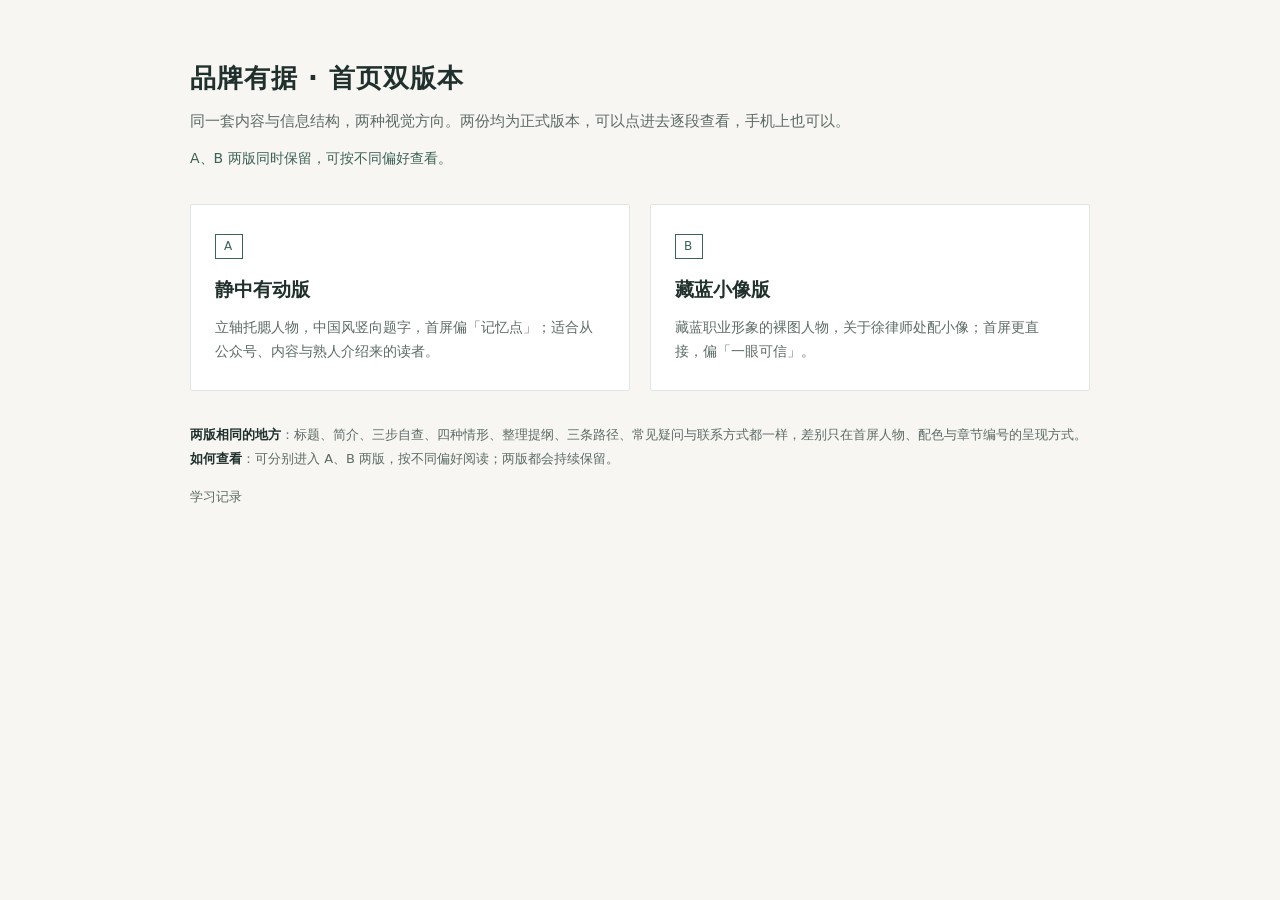
<file: index.html>
<!doctype html>
<html lang="zh-CN">
<head>
<meta charset="utf-8"><meta name="viewport" content="width=device-width,initial-scale=1">
<title>品牌有据 · 首页双版本</title>
<meta name="description" content="品牌有据网站首页的两个正式版本，可按不同偏好查看。">
<style>
:root{--ink:#20302c;--soft:#5d6b66;--line:#e2e6e2;--accent:#3d6257}
*{box-sizing:border-box}
body{margin:0;padding:56px 24px;font-family:"PingFang SC","Microsoft YaHei",system-ui,sans-serif;background:#f7f6f2;color:var(--ink);line-height:1.75}
.wrap{max-width:900px;margin:0 auto}
h1{font-size:26px;margin:0 0 6px;letter-spacing:1px}
p.lead{margin:0 0 12px;color:var(--soft);font-size:15px}
p.ask{margin:0 0 34px;font-size:14px;color:var(--accent)}
.grid{display:grid;grid-template-columns:repeat(auto-fit,minmax(300px,1fr));gap:20px}
a.card{display:block;padding:26px 24px;background:#fff;border:1px solid var(--line);border-radius:2px;text-decoration:none;color:inherit;transition:border-color .2s,box-shadow .2s}
a.card:hover{border-color:var(--accent);box-shadow:0 8px 24px rgba(32,48,44,.08)}
.card .tag{display:inline-block;font-size:12px;letter-spacing:2px;color:var(--accent);border:1px solid currentColor;padding:1px 8px;margin-bottom:14px}
.card strong{display:block;font-size:19px;margin-bottom:8px}
.card span.desc{display:block;font-size:14px;color:var(--soft)}
.note{margin-top:32px;font-size:13px;color:var(--soft);line-height:1.9}
.note b{color:var(--ink);font-weight:600}
.log{margin:14px 0 0;font-size:13px}
.log a{color:var(--soft);text-decoration:none}
.log a:hover{color:var(--accent);text-decoration:underline}
</style>
</head>
<body>
<div class="wrap">
<h1>品牌有据 · 首页双版本</h1>
<p class="lead">同一套内容与信息结构，两种视觉方向。两份均为正式版本，可以点进去逐段查看，手机上也可以。</p>
<p class="ask">A、B 两版同时保留，可按不同偏好查看。</p>
<div class="grid">
  <a class="card" href="a/"><span class="tag">A</span><strong>静中有动版</strong><span class="desc">立轴托腮人物，中国风竖向题字，首屏偏「记忆点」；适合从公众号、内容与熟人介绍来的读者。</span></a>
  <a class="card" href="b/"><span class="tag">B</span><strong>藏蓝小像版</strong><span class="desc">藏蓝职业形象的裸图人物，关于徐律师处配小像；首屏更直接，偏「一眼可信」。</span></a>
</div>
<p class="note">
  <b>两版相同的地方</b>：标题、简介、三步自查、四种情形、整理提纲、三条路径、常见疑问与联系方式都一样，差别只在首屏人物、配色与章节编号的呈现方式。<br>
  <b>如何查看</b>：可分别进入 A、B 两版，按不同偏好阅读；两版都会持续保留。
</p>
<p class="log"><a href="log/">学习记录</a></p>
</div>
</body>
</html>
</file>
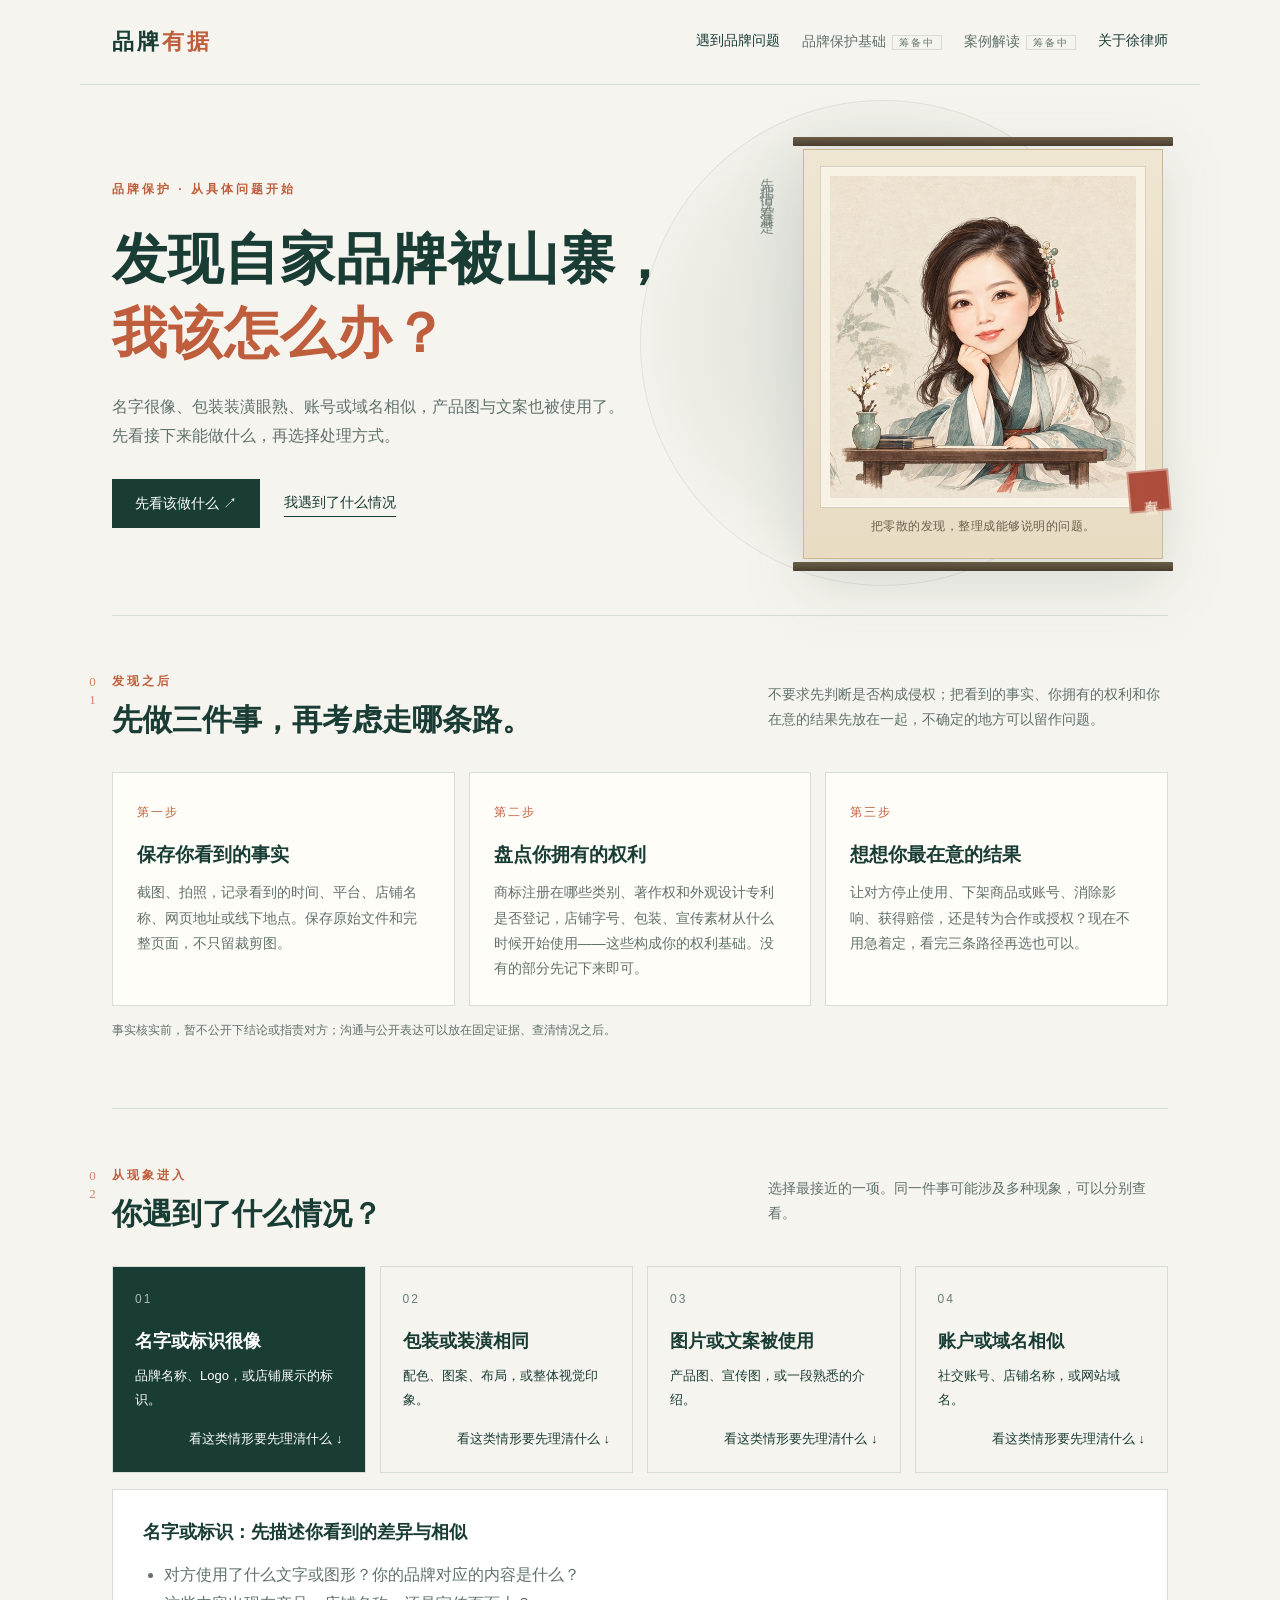
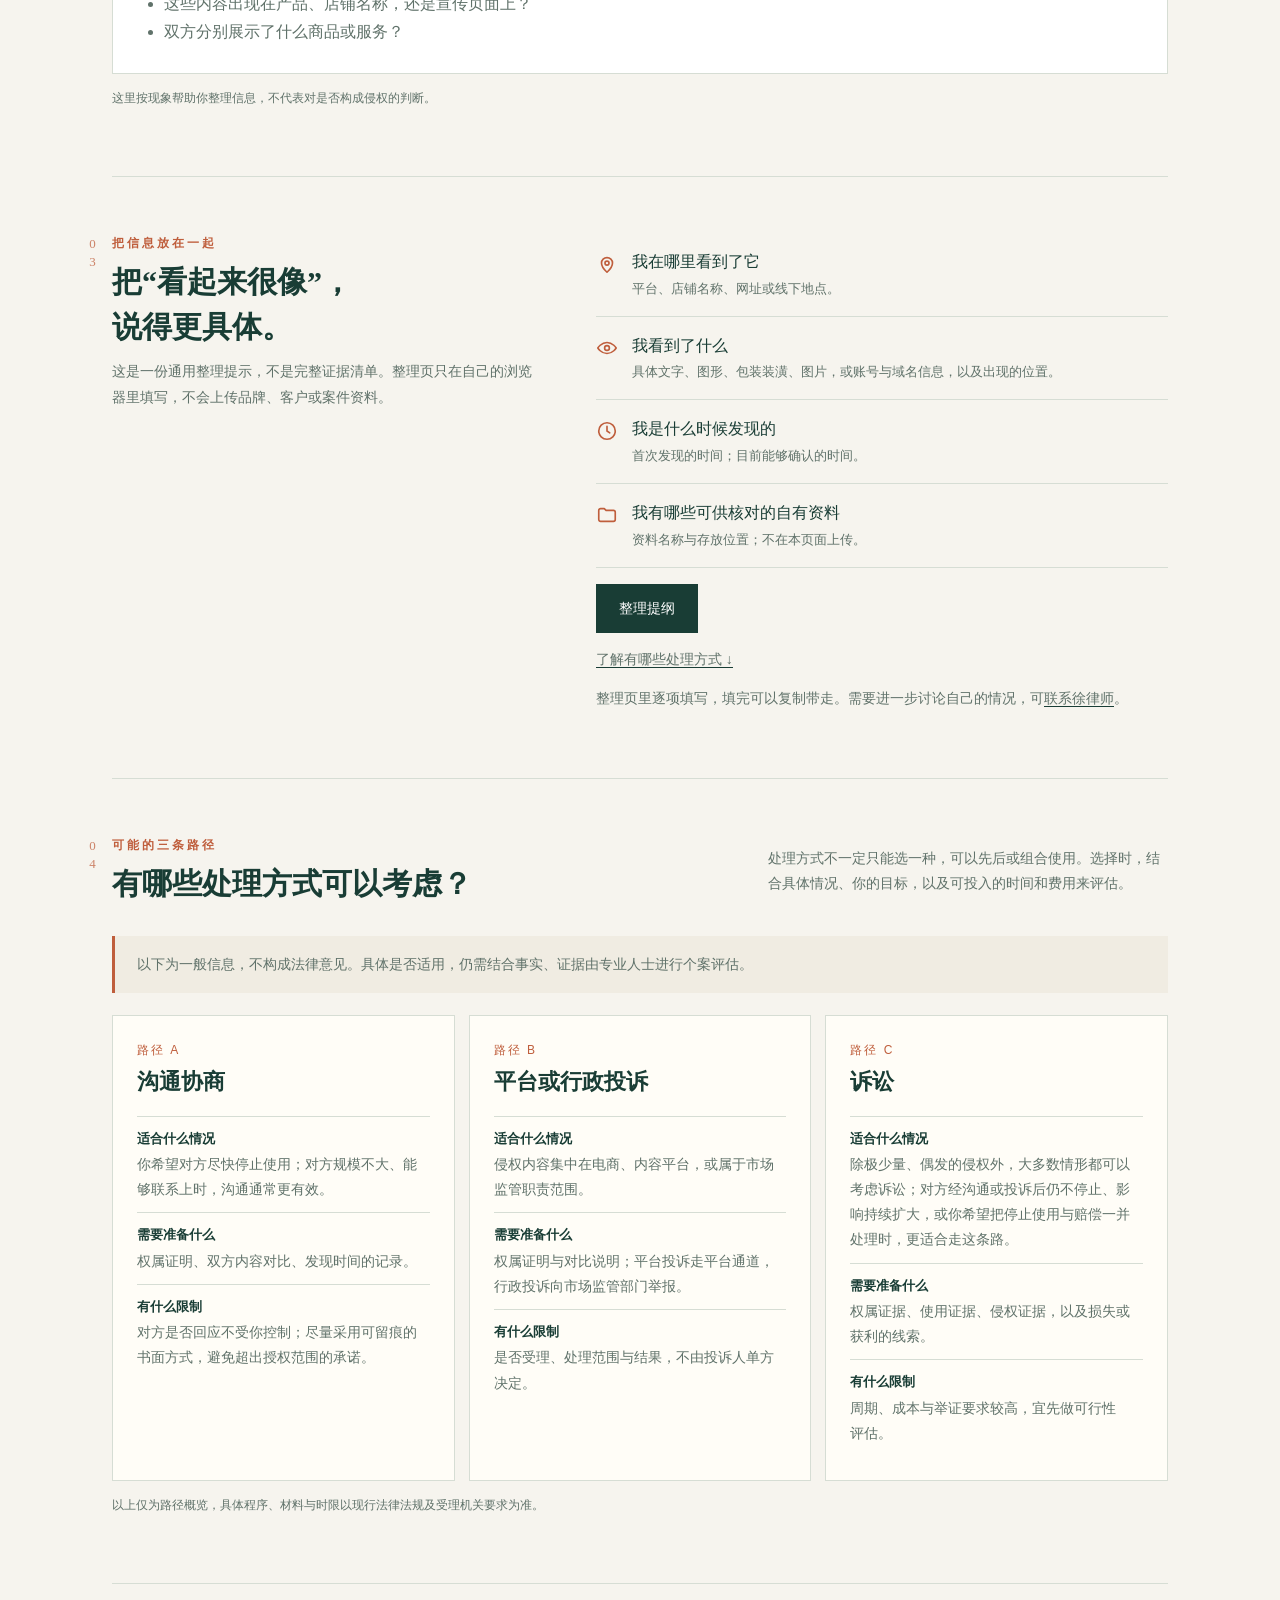
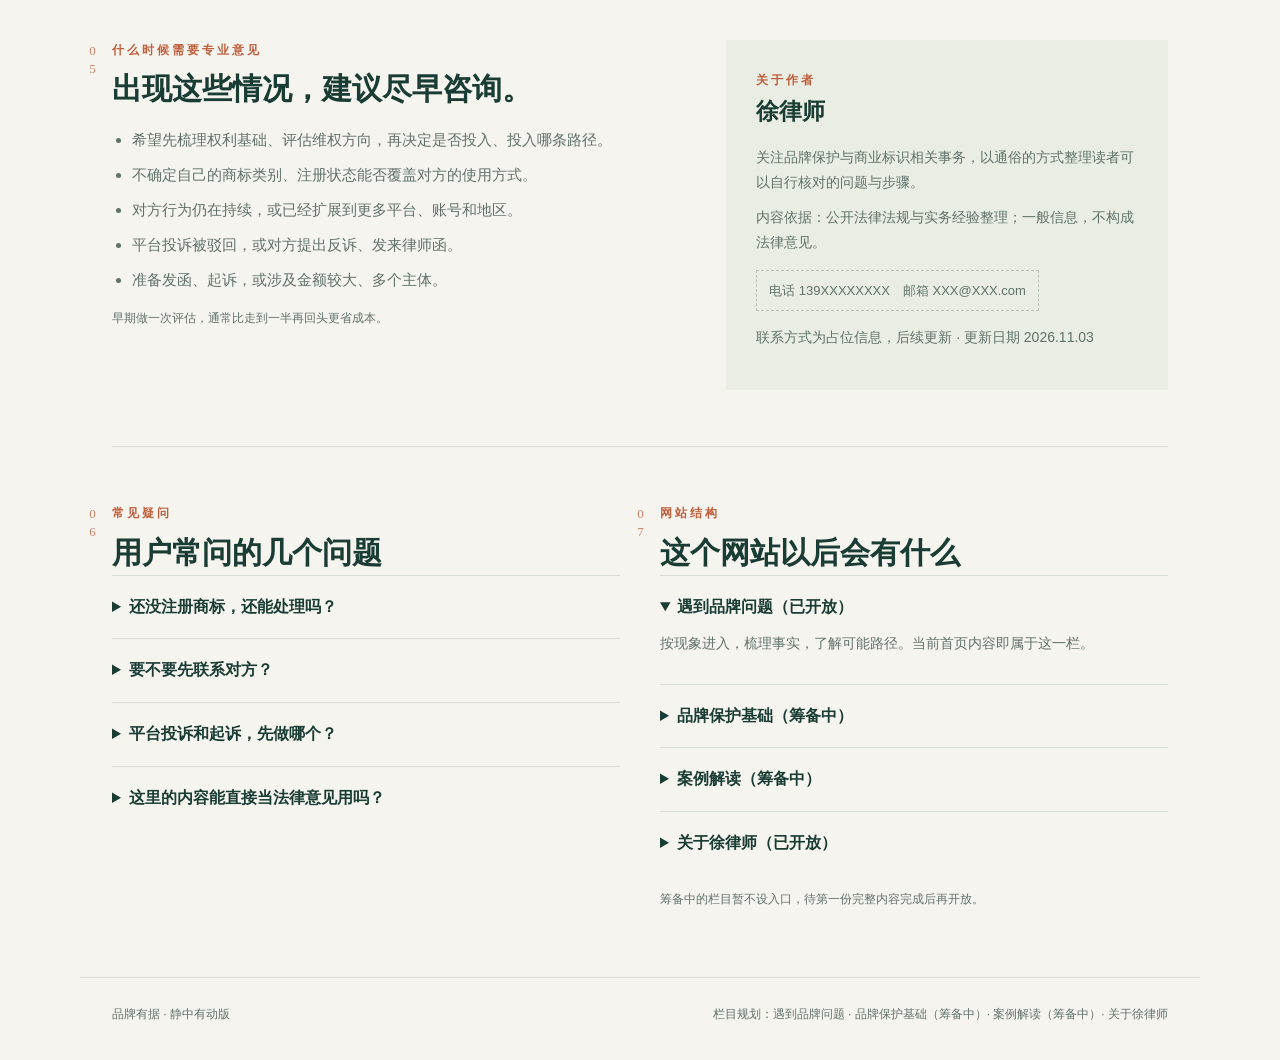
<file: a/index.html>
<!doctype html>
<html lang="zh-CN">
<head>
<meta charset="utf-8"><meta name="viewport" content="width=device-width,initial-scale=1">
<title>品牌有据 · 静中有动版</title>
<meta name="description" content="发现品牌疑似被模仿后，先固定事实、查清权利基础，再了解沟通、投诉与诉讼三条路径，以及何时需要专业意见。">
<link rel="stylesheet" href="../assets/style.css">
<style>
.hero{position:relative}
.hero::after{content:"";position:absolute;right:4%;top:3%;width:min(46%,540px);aspect-ratio:1;border-radius:50%;background:radial-gradient(circle at 50% 48%,rgba(96,118,104,.18),rgba(96,118,104,.06) 58%,rgba(96,118,104,0) 74%);box-shadow:inset 0 0 0 1px rgba(96,118,104,.13);pointer-events:none}
.hero>div{position:relative;z-index:1}
.hero-figure{display:flex;align-items:flex-start;justify-content:center;gap:24px}
.vertical-motto{writing-mode:vertical-rl;font-family:'SimSun','Songti SC',serif;font-size:14px;letter-spacing:7px;color:var(--soft);opacity:.85;padding-top:18px}
.scroll{position:relative;margin:0;width:100%;max-width:360px;padding:16px 16px 22px;background:linear-gradient(180deg,#efe6d1,#e8dcc3);border:1px solid #cbb994;box-shadow:0 20px 42px rgba(25,61,53,.12)}
.scroll::before,.scroll::after{content:"";position:absolute;left:-11px;right:-11px;height:9px;background:linear-gradient(180deg,#6b5d46,#493e2f);border-radius:1px}
.scroll::before{top:-13px}
.scroll::after{bottom:-13px}
.scroll-art{padding:9px;background:#f8f2e4;border:1px solid rgba(92,74,48,.22);box-shadow:inset 0 0 0 1px rgba(255,255,255,.32)}
.scroll img{display:block;width:100%;height:auto}
.scroll figcaption{font-size:12px;color:#6a5f4c;margin-top:9px;text-align:center;line-height:1.6;letter-spacing:.5px}
.seal{position:absolute;right:-8px;bottom:46px;width:42px;height:42px;background:#a8402f;color:#f7efdf;display:flex;align-items:center;justify-content:center;writing-mode:vertical-rl;font-family:'SimSun',serif;font-size:14px;letter-spacing:2px;line-height:1;transform:rotate(-5deg);box-shadow:inset 0 0 0 2px rgba(247,239,223,.45);opacity:.92}
@media(max-width:700px){
.hero::after{display:none}
.hero-figure{gap:0}
.vertical-motto{display:none}
.scroll{max-width:250px;padding:12px 12px 18px}
.scroll::before,.scroll::after{left:-8px;right:-8px;height:7px}
.scroll::before{top:-10px}
.scroll::after{bottom:-10px}
.scroll-art{padding:7px}
.scroll figcaption{font-size:11px;margin-top:7px}
.seal{width:34px;height:34px;font-size:12px;right:-5px;bottom:38px}
}

/* 一次入场：立轴轻展 → 01 的细线拉开；之后全页静态 */
.hero-figure{filter:drop-shadow(0 18px 30px rgba(25,61,53,.12))}
.scroll{box-shadow:none;animation:unroll .95s ease-in-out both}
.vertical-motto{animation:mottoIn .45s ease-out .55s both}
@keyframes unroll{from{clip-path:inset(-20px -20px 100% -20px)}to{clip-path:inset(-20px)}}
@keyframes mottoIn{from{opacity:0;transform:translateX(6px)}to{opacity:.85;transform:none}}
#first-steps{border-top:0;position:relative}
#first-steps::before{content:"";position:absolute;left:0;right:0;top:0;height:1px;background:var(--line);transform:scaleX(1);transform-origin:left;animation:ruleDraw .55s ease-out .8s both}
@keyframes ruleDraw{from{transform:scaleX(0)}to{transform:scaleX(1)}}

/* 卷轴语言：左侧竖排编号、细化留白 */
header,main,footer{max-width:1120px}
.headcol{position:relative}
.secno{position:absolute;left:-26px;top:3px;writing-mode:vertical-rl;text-orientation:upright;font-family:'SimSun','Songti SC',serif;font-size:13px;letter-spacing:3px;line-height:1;color:var(--accent);opacity:.75}
.eyebrow-no{display:none}
.section{padding:56px 0}
.sectionhead{margin-bottom:30px}
h2{text-wrap:balance}
.path .criteria li{text-wrap:pretty}
/* 标题首行在窄桌面、宽屏与窄手机上都不折行：左栏固定约 587px */
h1{font-size:clamp(32px,4.3vw,55px)}
@media(max-width:700px){
h1{font-size:clamp(27px,8.3vw,30px)}
}
@media(max-width:700px){
.section{padding:38px 0}
.sectionhead{margin-bottom:24px}
.secno{display:none}
.eyebrow-no{display:inline}
}
@media(prefers-reduced-motion:reduce){
.scroll,.vertical-motto,#first-steps::before{animation:none}
}
@media print{
.scroll{animation:none;clip-path:none}
.vertical-motto{animation:none}
#first-steps::before{animation:none;transform:none}
}
/* B 版：保留大头 Q 版比例，以显示高度控制首屏视觉分量。 */
.professional-figure{display:none}
html[data-preview-theme="b"] .hero::after{display:none}
html[data-preview-theme="b"] .hero-figure{display:none}
html[data-preview-theme="b"] .professional-figure{display:flex;flex-direction:column;align-items:center;gap:12px;margin:0;text-align:center}
.professional-figure img{display:block;width:auto;height:350px;max-width:100%;object-fit:contain}
.professional-figure figcaption{max-width:280px;font-size:12px;line-height:1.8;color:var(--soft)}
@media(max-width:700px){
  .professional-figure img{height:230px}
  html[data-preview-theme="b"] .professional-figure{gap:8px}
  .professional-figure figcaption{font-size:11px}
}
</style>
<noscript><style>.path .needs{display:list-item!important}.pathtoggle{display:none!important}</style></noscript>
</head>
<body id="top" class="has-chapterbar">
<header>
  <a class="logo" href="#top">品牌<i>有据</i></a>
  <nav aria-label="主导航">
    <a class="nav-current" href="#situations">遇到品牌问题</a>
    <span class="navitem">品牌保护基础<span class="tag">筹备中</span></span>
    <span class="navitem">案例解读<span class="tag">筹备中</span></span>
    <a href="#about">关于徐律师</a>
  </nav>
</header>

<main>
<section class="hero">
  <div>
    <div class="eyebrow">品牌保护 · 从具体问题开始</div>
    <h1>发现自家品牌被山寨，<br><span>我该怎么办？</span></h1>
    <p class="intro">名字很像、包装装潢眼熟、账号或域名相似，产品图与文案也被使用了。<br>先看接下来能做什么，再选择处理方式。</p>
    <div class="actions">
      <a class="primary" href="#first-steps">先看该做什么 ↗</a>
      <a class="textlink" href="#situations">我遇到了什么情况</a>
    </div>
  </div>
  <div>
    <figure class="professional-figure">
      <img src="../assets/hero-character-b-glasses-q-v3-preview.webp" width="640" height="960" alt="徐律师的戴眼镜Q版形象，身穿藏蓝职业装，右手掌心向上朝标题方向作引导">
      <figcaption>把零散的发现，整理成能够说明的问题。</figcaption>
    </figure>
    <div class="hero-figure">
      <span class="vertical-motto" aria-hidden="true">先把情况看清楚</span>
      <figure class="scroll">
        <div class="scroll-art">
          <img src="../assets/hero-character-draft.jpg" width="592" height="623" alt="徐律师的Q版形象，托腮坐在书案旁">
        </div>
        <span class="seal" aria-hidden="true">有据</span>
        <figcaption>把零散的发现，整理成能够说明的问题。</figcaption>
      </figure>
    </div>
  </div>
</section>

<nav class="mobilejump" aria-label="页面章节">
  <a href="#first-steps">先做什么</a>
  <a href="#situations">遇到什么</a>
  <a href="#checklist">整理提纲</a>
  <a href="#paths">处理方式</a>
  <a href="#about">联系徐律</a>
</nav>

<section class="section" id="first-steps">
  <div class="sectionhead">
    <div class="headcol"><span class="secno" aria-hidden="true">01</span><div class="eyebrow"><span class="eyebrow-no">01 / </span>发现之后</div><h2>先做三件事，再考虑走哪条路。</h2></div>
    <p>不要求先判断是否构成侵权；把看到的事实、你拥有的权利和你在意的结果先放在一起，不确定的地方可以留作问题。</p>
  </div>
  <div class="steps">
    <div class="step"><span class="num">第一步</span><strong>保存你看到的事实</strong><p>截图、拍照，记录看到的时间、平台、店铺名称、网页地址或线下地点。保存原始文件和完整页面，不只留裁剪图。</p></div>
    <div class="step"><span class="num">第二步</span><strong>盘点你拥有的权利</strong><p>商标注册在哪些类别、著作权和外观设计专利是否登记，店铺字号、包装、宣传素材从什么时候开始使用——这些构成你的权利基础。没有的部分先记下来即可。</p></div>
    <div class="step"><span class="num">第三步</span><strong>想想你最在意的结果</strong><p>让对方停止使用、下架商品或账号、消除影响、获得赔偿，还是转为合作或授权？现在不用急着定，看完三条路径再选也可以。</p></div>
  </div>
  <p class="note">事实核实前，暂不公开下结论或指责对方；沟通与公开表达可以放在固定证据、查清情况之后。</p>
</section>

<section class="section" id="situations">
  <div class="sectionhead">
    <div class="headcol"><span class="secno" aria-hidden="true">02</span><div class="eyebrow"><span class="eyebrow-no">02 / </span>从现象进入</div><h2>你遇到了什么情况？</h2></div>
    <p>选择最接近的一项。同一件事可能涉及多种现象，可以分别查看。</p>
  </div>
  <div class="scenarios" role="group" aria-label="情形选择">
    <button class="scenario" data-key="name" aria-pressed="true" aria-controls="situation-panel"><span class="num">01</span><strong>名字或标识很像</strong><span>品牌名称、Logo，或店铺展示的标识。</span><b>看这类情形要先理清什么 ↓</b></button>
    <button class="scenario" data-key="package" aria-pressed="false" aria-controls="situation-panel"><span class="num">02</span><strong>包装或装潢相同</strong><span>配色、图案、布局，或整体视觉印象。</span><b>看这类情形要先理清什么 ↓</b></button>
    <button class="scenario" data-key="image" aria-pressed="false" aria-controls="situation-panel"><span class="num">03</span><strong>图片或文案被使用</strong><span>产品图、宣传图，或一段熟悉的介绍。</span><b>看这类情形要先理清什么 ↓</b></button>
    <button class="scenario" data-key="account" aria-pressed="false" aria-controls="situation-panel"><span class="num">04</span><strong>账户或域名相似</strong><span>社交账号、店铺名称，或网站域名。</span><b>看这类情形要先理清什么 ↓</b></button>
  </div>
  <div class="panel" id="situation-panel" aria-live="polite">
    <h3 id="panel-title">名字或标识：先描述你看到的差异与相似</h3>
    <ul id="panel-items">
      <li>对方使用了什么文字或图形？你的品牌对应的内容是什么？</li>
      <li>这些内容出现在产品、店铺名称，还是宣传页面上？</li>
      <li>双方分别展示了什么商品或服务？</li>
    </ul>
  </div>
  <p class="note">这里按现象帮助你整理信息，不代表对是否构成侵权的判断。</p>
</section>

<section class="section checklayout" id="checklist">
  <div class="headcol">
    <span class="secno" aria-hidden="true">03</span>
    <div class="eyebrow"><span class="eyebrow-no">03 / </span>把信息放在一起</div>
    <h2>把“看起来很像”，<br>说得更具体。</h2>
    <p>这是一份通用整理提示，不是完整证据清单。整理页只在自己的浏览器里填写，不会上传品牌、客户或案件资料。</p>
  </div>
  <div class="checklist">
    <div class="clue"><svg aria-hidden="true" focusable="false" viewBox="0 0 24 24"><path d="M12 21s-6-5.2-6-10a6 6 0 1 1 12 0c0 4.8-6 10-6 10z"/><circle cx="12" cy="11" r="2.2"/></svg><span>我在哪里看到了它<small>平台、店铺名称、网址或线下地点。</small></span></div>
    <div class="clue"><svg aria-hidden="true" focusable="false" viewBox="0 0 24 24"><path d="M2 12s3.5-6 10-6 10 6 10 6-3.5 6-10 6S2 12 2 12z"/><circle cx="12" cy="12" r="2.6"/></svg><span>我看到了什么<small>具体文字、图形、包装装潢、图片，或账号与域名信息，以及出现的位置。</small></span></div>
    <div class="clue"><svg aria-hidden="true" focusable="false" viewBox="0 0 24 24"><circle cx="12" cy="12" r="9"/><path d="M12 7v5l3 2"/></svg><span>我是什么时候发现的<small>首次发现的时间；目前能够确认的时间。</small></span></div>
    <div class="clue"><svg aria-hidden="true" focusable="false" viewBox="0 0 24 24"><path d="M3 7a2 2 0 0 1 2-2h4l2 2h8a2 2 0 0 1 2 2v8a2 2 0 0 1-2 2H5a2 2 0 0 1-2-2z"/></svg><span>我有哪些可供核对的自有资料<small>资料名称与存放位置；不在本页面上传。</small></span></div>
    <div class="checkactions">
      <a class="primary" href="checklist.html">整理提纲</a>
    </div>
    <p class="note"><a class="textlink" href="#paths">了解有哪些处理方式 ↓</a></p>
    <p class="note">整理页里逐项填写，填完可以复制带走。需要进一步讨论自己的情况，可<a class="textlink" href="#about">联系徐律师</a>。</p>
  </div>
</section>

<section class="section" id="paths">
  <div class="sectionhead">
    <div class="headcol"><span class="secno" aria-hidden="true">04</span><div class="eyebrow"><span class="eyebrow-no">04 / </span>可能的三条路径</div><h2>有哪些处理方式可以考虑？</h2></div>
    <p>处理方式不一定只能选一种，可以先后或组合使用。选择时，结合具体情况、你的目标，以及可投入的时间和费用来评估。</p>
  </div>
  <div class="callout">以下为一般信息，不构成法律意见。具体是否适用，仍需结合事实、证据由专业人士进行个案评估。</div>
  <div class="paths">
    <div class="path">
      <div class="k">路径 A</div><h3>沟通协商</h3>
      <ul class="criteria">
        <li><strong>适合什么情况</strong>你希望对方尽快停止使用；对方规模不大、能够联系上时，沟通通常更有效。</li>
        <li class="needs" id="prep-a"><strong>需要准备什么</strong>权属证明、双方内容对比、发现时间的记录。</li>
        <li><strong>有什么限制</strong>对方是否回应不受你控制；尽量采用可留痕的书面方式，避免超出授权范围的承诺。</li>
      </ul>
      <button class="pathtoggle" type="button" aria-expanded="false" aria-controls="prep-a">查看准备事项</button>
    </div>
    <div class="path">
      <div class="k">路径 B</div><h3>平台或行政投诉</h3>
      <ul class="criteria">
        <li><strong>适合什么情况</strong>侵权内容集中在电商、内容平台，或属于市场监管职责范围。</li>
        <li class="needs" id="prep-b"><strong>需要准备什么</strong>权属证明与对比说明；平台投诉走平台通道，行政投诉向市场监管部门举报。</li>
        <li><strong>有什么限制</strong>是否受理、处理范围与结果，不由投诉人单方决定。</li>
      </ul>
      <button class="pathtoggle" type="button" aria-expanded="false" aria-controls="prep-b">查看准备事项</button>
    </div>
    <div class="path">
      <div class="k">路径 C</div><h3>诉讼</h3>
      <ul class="criteria">
        <li><strong>适合什么情况</strong>除极少量、偶发的侵权外，大多数情形都可以考虑诉讼；对方经沟通或投诉后仍不停止、影响持续扩大，或你希望把停止使用与赔偿一并处理时，更适合走这条路。</li>
        <li class="needs" id="prep-c"><strong>需要准备什么</strong>权属证据、使用证据、侵权证据，以及损失或获利的线索。</li>
        <li><strong>有什么限制</strong>周期、成本与举证要求较高，宜先做可行性评估。</li>
      </ul>
      <button class="pathtoggle" type="button" aria-expanded="false" aria-controls="prep-c">查看准备事项</button>
    </div>
  </div>
  <p class="note">以上仅为路径概览，具体程序、材料与时限以现行法律法规及受理机关要求为准。</p>
</section>

<section class="section lawyer" id="lawyer">
  <div class="headcol">
    <span class="secno" aria-hidden="true">05</span>
    <div class="eyebrow"><span class="eyebrow-no">05 / </span>什么时候需要专业意见</div>
    <h2>出现这些情况，建议尽早咨询。</h2>
    <ul>
      <li>希望先梳理权利基础、评估维权方向，再决定是否投入、投入哪条路径。</li>
      <li>不确定自己的商标类别、注册状态能否覆盖对方的使用方式。</li>
      <li>对方行为仍在持续，或已经扩展到更多平台、账号和地区。</li>
      <li>平台投诉被驳回，或对方提出反诉、发来律师函。</li>
      <li>准备发函、起诉，或涉及金额较大、多个主体。</li>
    </ul>
    <p class="note">早期做一次评估，通常比走到一半再回头更省成本。</p>
  </div>
  <aside class="about" id="about">
    <div class="eyebrow">关于作者</div>
    <h3>徐律师</h3>
    <p>关注品牌保护与商业标识相关事务，以通俗的方式整理读者可以自行核对的问题与步骤。</p>
    <p>内容依据：公开法律法规与实务经验整理；一般信息，不构成法律意见。</p>
    <div class="placeholder">电话 139XXXXXXXX　邮箱 XXX@XXX.com</div>
    <p class="note">联系方式为占位信息，后续更新 · 更新日期 2026.11.03</p>
  </aside>
</section>

<section class="section reading" id="faq">
  <div class="headcol">
    <span class="secno" aria-hidden="true">06</span>
    <div class="eyebrow"><span class="eyebrow-no">06 / </span>常见疑问</div>
    <h2>用户常问的几个问题</h2>
    <details><summary>还没注册商标，还能处理吗？</summary><p>可以先固定对方的行为与自己的使用证据。能够主张哪些路径，取决于权利状态和具体事实，建议个案评估后再决定投入。</p></details>
    <details><summary>要不要先联系对方？</summary><p>没有统一答案。先固定证据、弄清权利基础，再决定沟通的方式与顺序，通常比在情绪下先沟通更稳妥。</p></details>
    <details><summary>平台投诉和起诉，先做哪个？</summary><p>不必二选一，也没有固定顺序。平台投诉通常更快，但处理范围有限；诉讼周期更长、成本更高。可以按目标与预算选择，也可以组合使用。</p></details>
    <details><summary>这里的内容能直接当法律意见用吗？</summary><p>不能。这里提供一般信息，用于帮助整理问题；具体判断与行动方案需要结合完整事实与资料。</p></details>
  </div>
  <div class="headcol">
    <span class="secno" aria-hidden="true">07</span>
    <div class="eyebrow"><span class="eyebrow-no">07 / </span>网站结构</div>
    <h2>这个网站以后会有什么</h2>
    <details open><summary>遇到品牌问题（已开放）</summary><p>按现象进入，梳理事实，了解可能路径。当前首页内容即属于这一栏。</p></details>
    <details><summary>品牌保护基础（筹备中）</summary><p>基础概念、日常管理与常见误区，帮助在问题发生前做好准备。</p></details>
    <details><summary>案例解读（筹备中）</summary><p>从公开案例与脱敏事件中理解判断思路，不承担高频资讯更新。</p></details>
    <details><summary>关于徐律师（已开放）</summary><p>作者、专业方向、内容依据与联系方式。</p></details>
    <p class="note">筹备中的栏目暂不设入口，待第一份完整内容完成后再开放。</p>
  </div>
</section>
</main>

<footer>
  <span>品牌有据 · 静中有动版</span>
  <span>栏目规划：遇到品牌问题 · 品牌保护基础（筹备中）· 案例解读（筹备中）· 关于徐律师</span>
</footer>

<script>
const content={
  name:['名字或标识：先描述你看到的差异与相似',['对方使用了什么文字或图形？你的品牌对应的内容是什么？','这些内容出现在产品、店铺名称，还是宣传页面上？','双方分别展示了什么商品或服务？']],
  package:['包装或外观：把具体的相似之处列出来',['你觉得相似的是配色、图案、结构，还是整体布局？','你能否分别找到双方对应的完整展示内容？','相似之处出现在同类产品，还是不同产品上？']],
  image:['图片或文案：被使用的是哪些内容',['你看到的是完整图片、局部裁剪，还是经过修改的版本？','相应图片或文案由谁制作？现有资料能说明哪些情况？','内容出现在哪个页面，周围配有什么说明？']],
  account:['账户或域名：记录名称、平台与地址',['对方使用的账号名称、店铺名称或域名，与你的品牌是什么关系？','该账号或店铺在哪个平台、以什么方式展示和经营？','能否确认账号主体、店铺主体或域名注册信息？']]
};
document.querySelectorAll('.scenario').forEach(button=>button.addEventListener('click',()=>{
  document.querySelectorAll('.scenario').forEach(b=>b.setAttribute('aria-pressed',String(b===button)));
  const [title,items]=content[button.dataset.key];
  document.getElementById('panel-title').textContent=title;
  document.getElementById('panel-items').replaceChildren(...items.map(text=>{const li=document.createElement('li');li.textContent=text;return li;}));
}));
document.querySelectorAll('.pathtoggle').forEach(btn=>btn.addEventListener('click',()=>{
  const open=btn.closest('.path').classList.toggle('open');
  btn.setAttribute('aria-expanded',String(open));
  btn.textContent=open?'收起准备事项':'查看准备事项';
}));
const jumpLinks=[...document.querySelectorAll('.mobilejump a')];
const jumpTargets=jumpLinks.map(a=>document.querySelector(a.getAttribute('href')));
function markJump(){
  const y=scrollY+70;
  let current=-1;
  jumpTargets.forEach((el,i)=>{if(el&&el.getBoundingClientRect().top+scrollY<=y)current=i;});
  jumpLinks.forEach((a,i)=>{
    a.classList.toggle('active',i===current);
    if(i===current)a.setAttribute('aria-current','location');else a.removeAttribute('aria-current');
  });
}
addEventListener('scroll',markJump,{passive:true});
addEventListener('resize',markJump);
markJump();
</script>
</body></html>
</file>
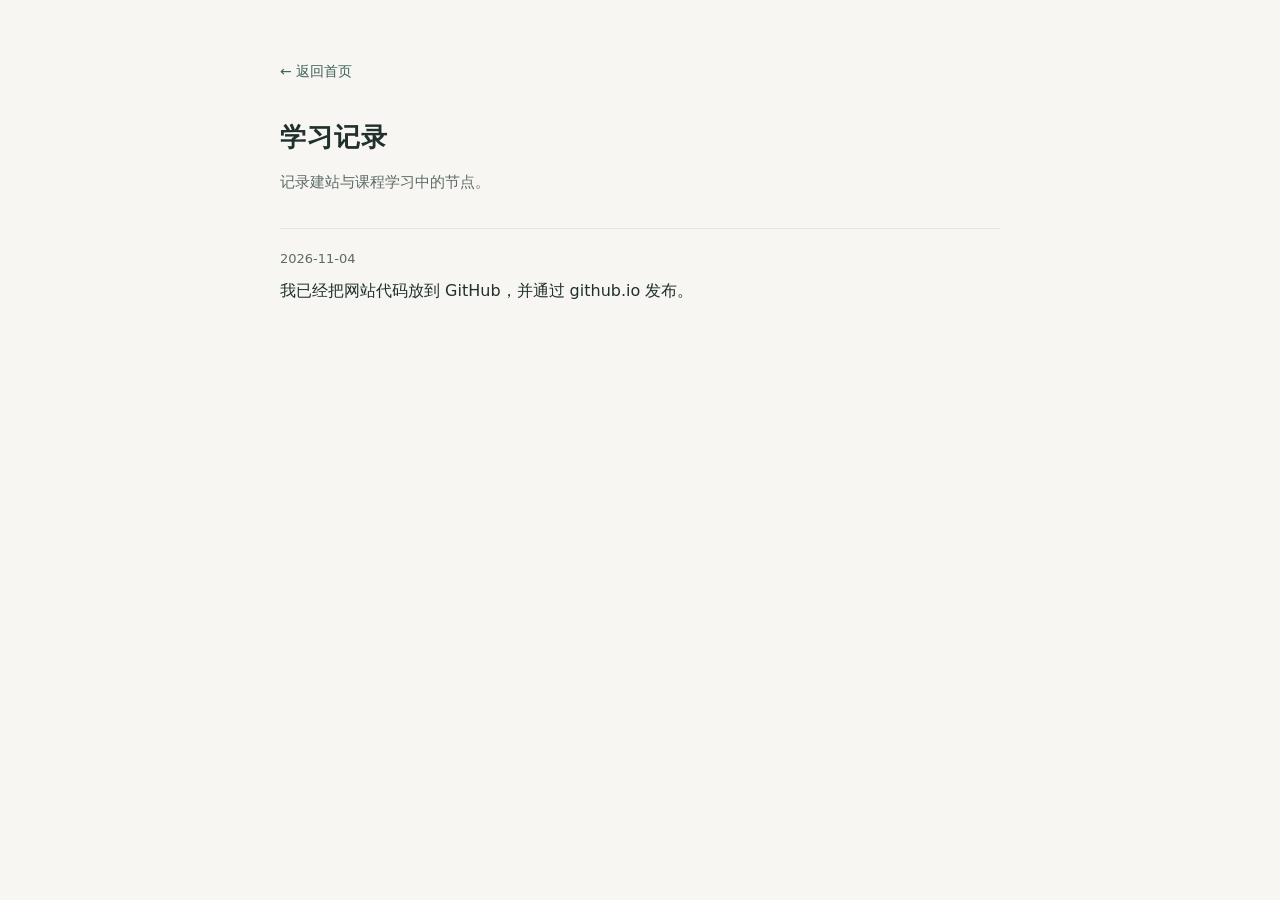
<file: log/index.html>
<!doctype html>
<html lang="zh-CN">
<head>
<meta charset="utf-8"><meta name="viewport" content="width=device-width,initial-scale=1">
<title>学习记录 · 品牌有据</title>
<meta name="description" content="品牌有据网站的建设与学习记录。">
<style>
:root{--ink:#20302c;--soft:#5d6b66;--line:#e2e6e2;--accent:#3d6257}
*{box-sizing:border-box}
body{margin:0;padding:56px 24px;font-family:"PingFang SC","Microsoft YaHei",system-ui,sans-serif;background:#f7f6f2;color:var(--ink);line-height:1.9}
.wrap{max-width:720px;margin:0 auto}
a.back{display:inline-block;margin-bottom:28px;font-size:14px;color:var(--accent);text-decoration:none}
a.back:hover{text-decoration:underline}
h1{font-size:26px;margin:0 0 6px;letter-spacing:1px}
p.lead{margin:0 0 32px;color:var(--soft);font-size:15px}
ol.entries{margin:0;padding:0;list-style:none}
ol.entries li{padding:18px 0;border-top:1px solid var(--line)}
ol.entries time{display:block;font-size:13px;color:var(--soft);margin-bottom:4px}
</style>
</head>
<body>
<div class="wrap">
<a class="back" href="../">← 返回首页</a>
<h1>学习记录</h1>
<p class="lead">记录建站与课程学习中的节点。</p>
<ol class="entries">
  <li>
    <time datetime="2026-11-04">2026-11-04</time>
    我已经把网站代码放到 GitHub，并通过 github.io 发布。
  </li>
</ol>
</div>
</body>
</html>
</file>
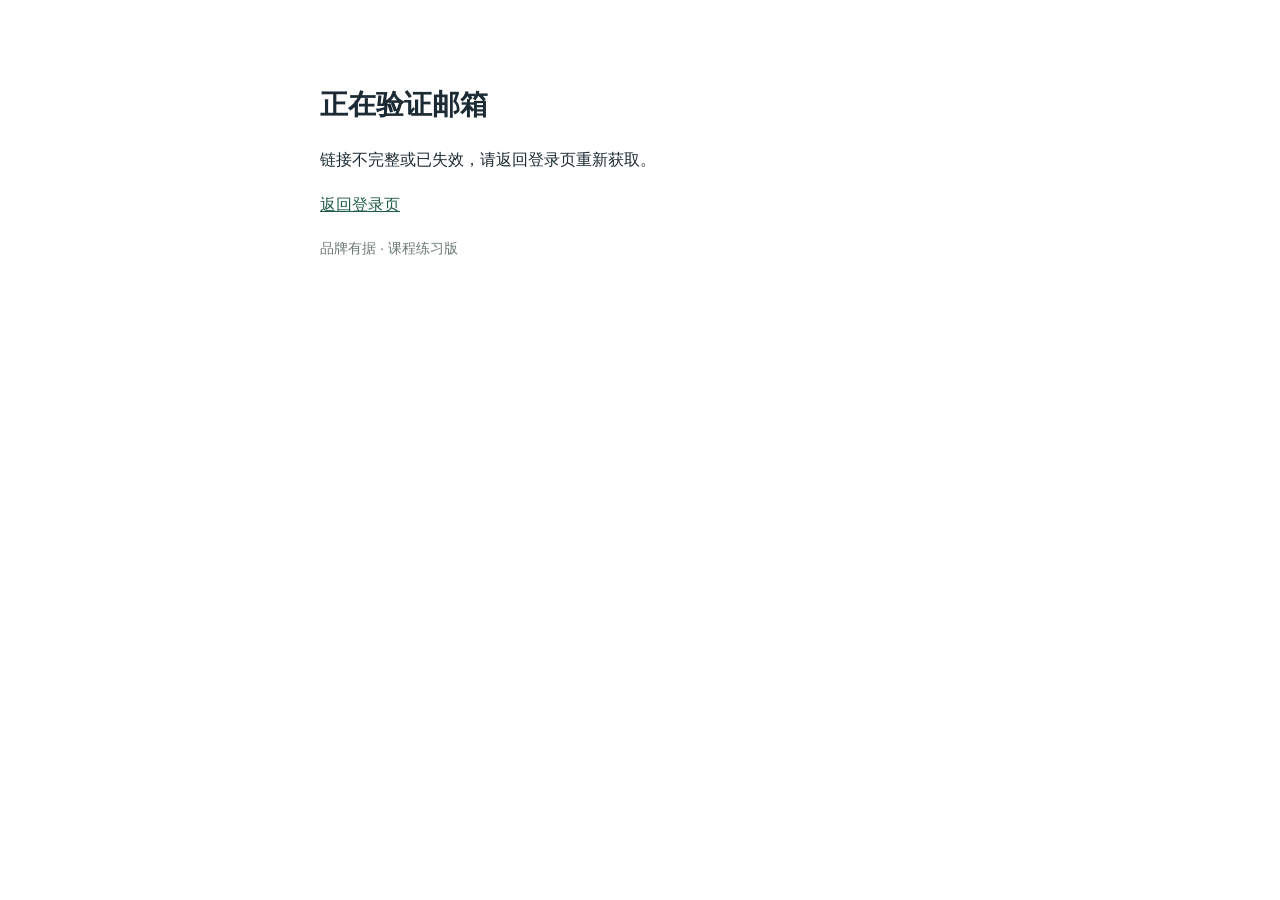
<file: auth/confirm/index.html>
<!doctype html>
<html lang="zh-CN">
<head>
<meta charset="utf-8">
<meta name="viewport" content="width=device-width,initial-scale=1">
<title>验证邮箱 · 品牌有据</title>
<style>
  body{font-family:-apple-system,BlinkMacSystemFont,"Segoe UI","Microsoft YaHei",sans-serif;max-width:640px;margin:80px auto;padding:0 24px;color:#1c2b33;line-height:1.8}
  h1{font-size:28px;margin-bottom:12px}
  a{color:#1f5c4a}
  .muted{color:#6b7a72;font-size:14px}
</style>
</head>
<body>
<h1>正在验证邮箱</h1>
<p id="msg">请稍候…</p>
<p><a href="/b/login.html">返回登录页</a></p>
<p class="muted">品牌有据 · 课程练习版</p>
<script>
(function () {
  var hash = location.hash || '';
  var params = new URLSearchParams(location.search || '');
  var tokenHash = params.get('token_hash');
  var type = params.get('type') || 'signup';
  if (tokenHash) {
    fetch('/api/confirm?token_hash=' + encodeURIComponent(tokenHash) + '&type=' + encodeURIComponent(type))
      .then(function (res) { if (!res.ok) throw new Error('verify failed'); return res.json(); })
      .then(function () { location.replace('/b/login.html?verified=1'); })
      .catch(function () { location.replace('/b/login.html?verify_error=1'); });
    return;
  }
  if (hash.indexOf('access_token') !== -1 || hash.indexOf('type=signup') !== -1) {
    location.replace('/b/index.html' + hash);
    return;
  }
  if (hash.indexOf('error_description') !== -1) {
    location.replace('/b/login.html?verify_error=1');
    return;
  }
  document.getElementById('msg').textContent = '链接不完整或已失效，请返回登录页重新获取。';
})();
</script>
</body>
</html>
</file>
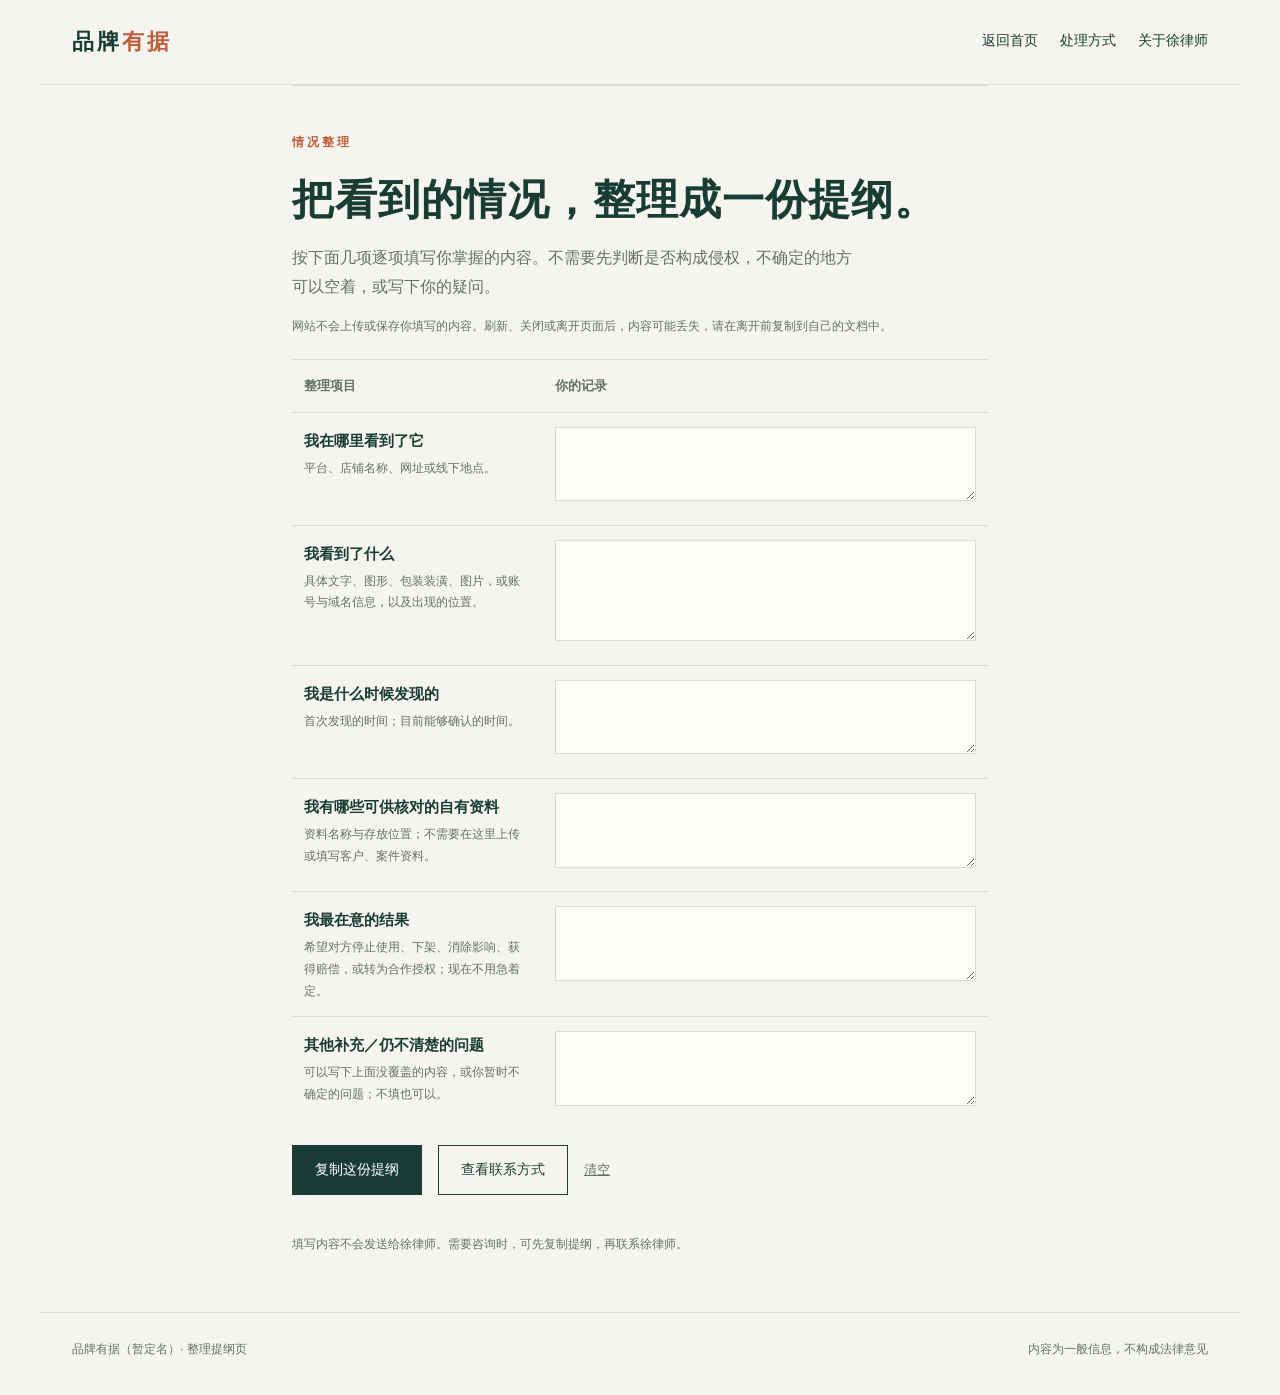
<file: a/checklist.html>
<!doctype html>
<html lang="zh-CN">
<head>
<meta charset="utf-8"><meta name="viewport" content="width=device-width,initial-scale=1">
<title>情况整理提纲 · 品牌有据</title>
<meta name="description" content="按几个方面写下你看到的品牌使用情况，整理成一份可以自己保存、也可以在咨询时使用的提纲。">
<link rel="stylesheet" href="../assets/style.css">
</head>
<body>
<header>
  <a class="logo" href="index.html">品牌<i>有据</i></a>
  <nav aria-label="主导航">
    <a href="index.html">返回首页</a>
    <a href="index.html#paths">处理方式</a>
    <a href="index.html#about">关于徐律师</a>
  </nav>
</header>

<main class="subpage">
  <section class="section">
    <div class="eyebrow">情况整理</div>
    <h1>把看到的情况，整理成一份提纲。</h1>
    <p class="intro">按下面几项逐项填写你掌握的内容。不需要先判断是否构成侵权，不确定的地方可以空着，或写下你的疑问。</p>
    <p class="note">网站不会上传或保存你填写的内容。刷新、关闭或离开页面后，内容可能丢失，请在离开前复制到自己的文档中。</p>

    <table class="filltable">
      <thead><tr><th scope="col">整理项目</th><th scope="col">你的记录</th></tr></thead>
      <tbody>
        <tr><th scope="row"><span id="q1">我在哪里看到了它</span><small id="h1">平台、店铺名称、网址或线下地点。</small></th><td><textarea rows="2" aria-labelledby="q1" aria-describedby="h1"></textarea></td></tr>
        <tr><th scope="row"><span id="q2">我看到了什么</span><small id="h2">具体文字、图形、包装装潢、图片，或账号与域名信息，以及出现的位置。</small></th><td><textarea rows="3" aria-labelledby="q2" aria-describedby="h2"></textarea></td></tr>
        <tr><th scope="row"><span id="q3">我是什么时候发现的</span><small id="h3">首次发现的时间；目前能够确认的时间。</small></th><td><textarea rows="2" aria-labelledby="q3" aria-describedby="h3"></textarea></td></tr>
        <tr><th scope="row"><span id="q4">我有哪些可供核对的自有资料</span><small id="h4">资料名称与存放位置；不需要在这里上传或填写客户、案件资料。</small></th><td><textarea rows="2" aria-labelledby="q4" aria-describedby="h4"></textarea></td></tr>
        <tr><th scope="row"><span id="q5">我最在意的结果</span><small id="h5">希望对方停止使用、下架、消除影响、获得赔偿，或转为合作授权；现在不用急着定。</small></th><td><textarea rows="2" aria-labelledby="q5" aria-describedby="h5"></textarea></td></tr>
        <tr><th scope="row"><span id="q6">其他补充／仍不清楚的问题</span><small id="h6">可以写下上面没覆盖的内容，或你暂时不确定的问题；不填也可以。</small></th><td><textarea rows="2" aria-labelledby="q6" aria-describedby="h6"></textarea></td></tr>
      </tbody>
    </table>

    <div class="checkactions">
      <button class="primary" id="copy" type="button">复制这份提纲</button>
      <a class="secondary" href="index.html#about">查看联系方式</a>
      <button class="linklike" id="clear" type="button">清空</button>
    </div>
    <p class="status" id="status" role="status" aria-live="polite"></p>
    <p class="note">填写内容不会发送给徐律师。需要咨询时，可先复制提纲，再联系徐律师。</p>
  </section>
</main>

<footer>
  <span>品牌有据（暂定名）· 整理提纲页</span>
  <span>内容为一般信息，不构成法律意见</span>
</footer>

<script>
const fields=[...document.querySelectorAll('.filltable textarea')];
const status=document.getElementById('status');
let statusTimer;
function setStatus(text){status.textContent=text;clearTimeout(statusTimer);statusTimer=setTimeout(()=>{status.textContent='';},4000);}
function outlineText(){
  const v=i=>fields[i].value.trim();
  const lines=[
    '品牌保护 · 情况整理提纲（自查用）',
    '整理日期：'+new Date().toLocaleDateString('zh-CN'),
    '',
    '发现地点：'+v(0),
    '所见内容：'+v(1),
    '发现时间：'+v(2),
    '自有资料：'+v(3),
    '在意的结果：'+v(4)
  ];
  if(v(5)) lines.push('其他补充：'+v(5));
  lines.push('','以上为自查整理，不构成法律意见。');
  return lines.join('\n');
}
function showBox(text){
  let box=document.getElementById('copy-box');
  if(!box){
    box=document.createElement('textarea');
    box.id='copy-box';box.className='copybox';box.readOnly=true;
    document.getElementById('copy').closest('.checkactions').insertAdjacentElement('afterend',box);
  }
  box.value=text;box.focus();box.select();
}
document.getElementById('copy').addEventListener('click',async()=>{
  const text=outlineText();
  try{await navigator.clipboard.writeText(text);setStatus('已复制，可以粘贴到记事本里。');return;}catch(e){}
  const ta=document.createElement('textarea');
  ta.value=text;ta.setAttribute('readonly','');ta.style.position='fixed';ta.style.left='-9999px';
  document.body.appendChild(ta);ta.select();
  let ok=false;try{ok=document.execCommand('copy');}catch(e){}
  document.body.removeChild(ta);
  if(ok){setStatus('已复制，可以粘贴到记事本里。');}
  else{showBox(text);setStatus('浏览器未允许自动复制，请在下方文本框里手动复制。');}
});
document.getElementById('clear').addEventListener('click',()=>{
  const box=document.getElementById('copy-box');
  if(!fields.some(f=>f.value.trim())&&!(box&&box.value.trim())){setStatus('还没有填写内容。');return;}
  if(!confirm('清空已填写的内容？')) return;
  fields.forEach(f=>{f.value='';});
  if(box) box.remove();
  setStatus('已清空。');
});
</script>
</body></html>
</file>
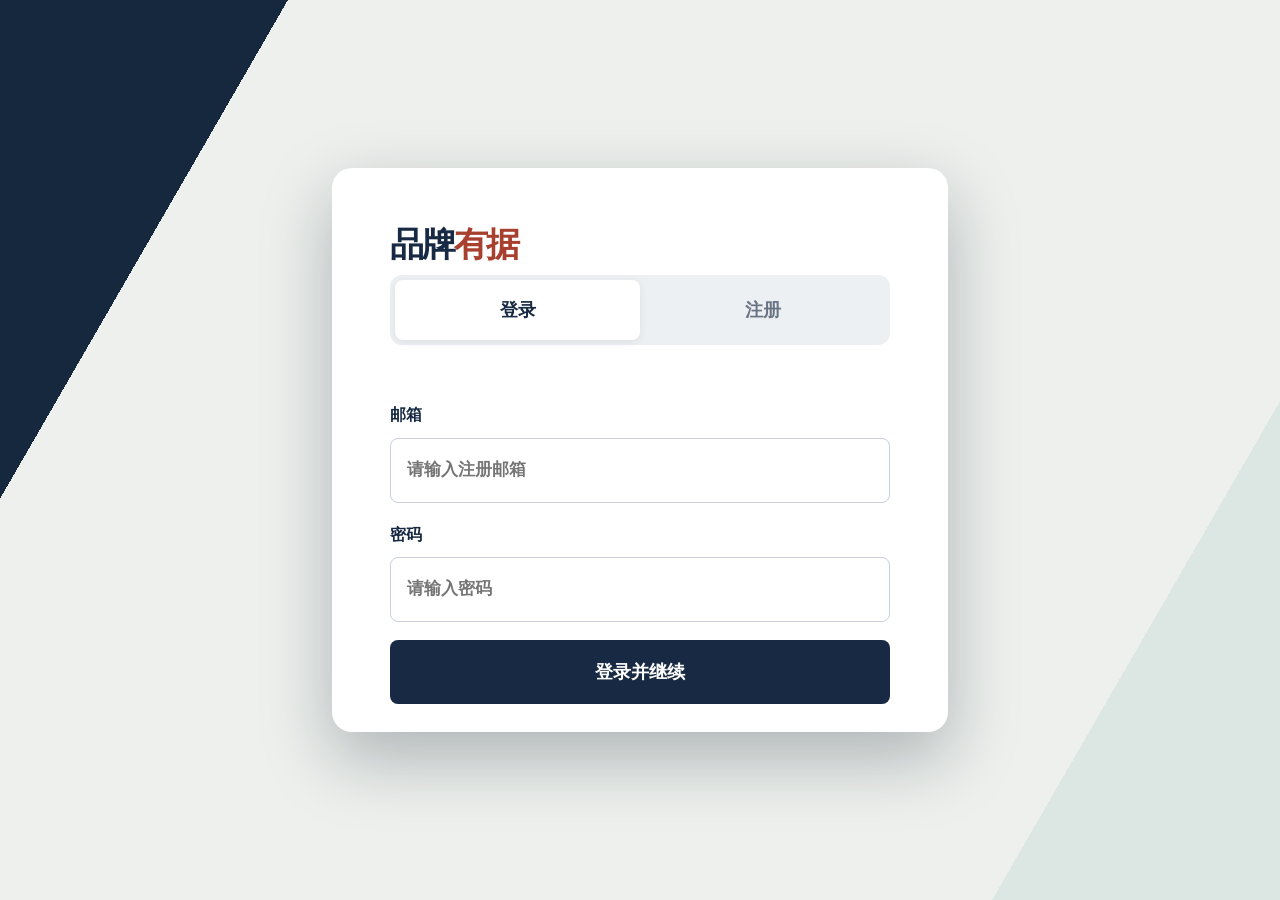
<file: b/login.html>
<!doctype html><html lang="zh-CN"><head><meta charset="utf-8"><meta name="viewport" content="width=device-width,initial-scale=1"><title>注册/登录 · 品牌有据</title><link rel="stylesheet" href="../assets/style.css"><link rel="stylesheet" href="../assets/theme-b.css"><link rel="stylesheet" href="../assets/local-prototype.css"></head>
<body class="auth-page"><main class="auth-shell"><section class="auth-card"><a class="brand-lockup" href="index.html">品牌<i>有据</i></a><div class="auth-tabs" role="tablist"><button class="auth-tab active" data-tab="login" role="tab">登录</button><button class="auth-tab" data-tab="register" role="tab">注册</button></div><p class="auth-message" id="message" role="status"></p>
<form class="auth-form" id="login"><label>邮箱<input name="email" type="email" autocomplete="email" placeholder="请输入注册邮箱" required></label><label>密码<input name="password" type="password" autocomplete="current-password" placeholder="请输入密码" required></label><button class="auth-submit">登录并继续</button></form>
<form class="auth-form hidden" id="register"><label>显示名称<input name="displayName" autocomplete="nickname" placeholder="3–20 位字母、数字或 - _" required></label><label>邮箱<input name="email" type="email" autocomplete="email" placeholder="用于登录和验证" required></label><label>密码<input name="password" type="password" autocomplete="new-password" placeholder="至少 6 位" required></label><label>确认密码<input name="confirmPassword" type="password" autocomplete="new-password" placeholder="请再次输入密码" required></label><button class="auth-submit">创建账户</button></form>
</section></main><script src="../assets/local-auth.js"></script><script>
const message=document.querySelector('#message');function note(text,type=''){message.textContent=text;message.className=`auth-message ${type}`}
const verifyState=new URLSearchParams(location.search);
if(verifyState.get('verified')==='1')note('邮箱已验证，请使用刚才的邮箱和密码登录。','success');
if(verifyState.get('verify_error')==='1')note('验证链接已失效或已被使用。请联系管理员重新发送验证邮件，或确认该账户。');
document.querySelectorAll('.auth-tab').forEach(tab=>tab.addEventListener('click',()=>{document.querySelectorAll('.auth-tab').forEach(item=>item.classList.toggle('active',item===tab));document.querySelectorAll('.auth-form').forEach(form=>form.classList.toggle('hidden',form.id!==tab.dataset.tab));note('');}));
document.querySelector('#register').addEventListener('submit',async event=>{event.preventDefault();const form=new FormData(event.currentTarget);if(form.get('password')!==form.get('confirmPassword'))return note('两次输入的密码不一致，请重新确认。');try{const data=await localApi('/api/register',{method:'POST',body:JSON.stringify(Object.fromEntries(form))});if(data.needsEmailConfirmation)return note(data.message,'success');note(data.message,'success');document.querySelector('[data-tab="login"]').click();}catch(error){note(error.message);}});
document.querySelector('#login').addEventListener('submit',async event=>{event.preventDefault();try{await localApi('/api/login',{method:'POST',body:JSON.stringify(Object.fromEntries(new FormData(event.currentTarget)))});redirectAfterLogin();}catch(error){note(error.message);}});
</script></body></html>
</file>
<file: assets/style.css>
:root{--paper:#f6f4ee;--ink:#193d35;--soft:#60726a;--line:#d6ddd4;--accent:#bf5e3c;--card:#fffdf7;
--panel:#fff;--illustration:#e6eadd;--illus-shadow:#cbd2c2;--illus-border:#c8d0c4;--rule-soft:#dbe1d5;
--hover:#e9ede2;--about:#e9ede3;--callout:#f0ece2;--draft-bg:#ebe6dc;--draft-ink:#645d51;--placeholder:#b9c2b4}
*{box-sizing:border-box}
html{scroll-behavior:smooth;scroll-padding-top:24px}
body{margin:0;background:var(--paper);color:var(--ink);font-family:'Microsoft YaHei','PingFang SC','Noto Sans SC',sans-serif;line-height:1.8}
a{color:inherit;text-decoration:none}
button,input{font:inherit}
button,a,input{outline-offset:5px}
header{max-width:1200px;margin:auto;padding:22px 32px;display:flex;justify-content:space-between;align-items:center;gap:16px;flex-wrap:wrap;border-bottom:1px solid var(--line)}
.logo{font-size:22px;font-weight:700;letter-spacing:3px}
.logo i{color:var(--accent);font-style:normal}
nav{display:flex;gap:22px;font-size:14px;flex-wrap:wrap;align-items:center}
nav a{border-bottom:1px solid transparent;padding-bottom:2px}
nav a:hover{border-bottom-color:var(--ink)}
.navitem{color:var(--soft);cursor:default}
.tag{font-size:10px;letter-spacing:2px;border:1px solid var(--line);color:var(--soft);padding:1px 6px;margin-left:6px;white-space:nowrap}
main{max-width:1200px;margin:auto;padding:0 32px}
.hero{display:grid;grid-template-columns:1.4fr 1fr;gap:50px;align-items:center;padding:64px 0 56px}
.eyebrow{font-size:12px;letter-spacing:3px;color:var(--accent);font-weight:bold}
h1{font-family:'SimSun','Songti SC','Noto Serif SC',serif;font-size:clamp(35px,4.3vw,60px);font-weight:600;line-height:1.35;letter-spacing:1px;margin:22px 0}
h1 span{color:var(--accent)}
.intro{color:var(--soft);font-size:16px;max-width:560px}
.actions{display:flex;gap:24px;align-items:center;margin-top:28px;flex-wrap:wrap}
.primary{background:var(--ink);color:white;padding:12px 23px;display:inline-block;font-size:14px}
.textlink{font-size:14px;border-bottom:1px solid var(--ink)}
.illustration{position:relative;min-height:310px;background:var(--illustration);padding:30px;display:grid;place-items:center;border-radius:50% 50% 3px 3px}
.sheet{width:235px;background:var(--card);padding:26px;box-shadow:8px 12px 0 var(--illus-shadow);transform:rotate(-5deg);border:1px solid var(--illus-border)}
.sheet small{font-size:10px;letter-spacing:3px}
.sheet strong{display:block;font-family:'SimSun','Songti SC',serif;font-size:28px;margin:12px 0}
.label{display:inline-block;border:1px solid var(--line);padding:3px 10px;font-size:12px;margin:2px 0}
.dots{color:var(--soft);font-size:14px;letter-spacing:6px;margin-top:8px;line-height:1}
.lines{height:45px;margin-top:20px;background:repeating-linear-gradient(transparent 0 12px,var(--rule-soft) 12px 14px)}
.stamp{position:absolute;right:0;bottom:15px;background:var(--accent);color:white;width:110px;height:110px;border-radius:50%;display:grid;place-items:center;text-align:center;line-height:1.5;transform:rotate(10deg);font-family:'SimSun',serif;font-size:22px}
.caption{font-size:12px;color:var(--soft);margin-top:15px}
.section{padding:46px 0;border-top:1px solid var(--line)}
.sectionhead{display:flex;justify-content:space-between;gap:24px;align-items:end;margin-bottom:25px}
h2{font-family:'SimSun','Songti SC','Noto Serif SC',serif;font-size:30px;margin:5px 0 0;line-height:1.5}
h3{font-size:18px}
p{margin:10px 0}
.sectionhead p{font-size:14px;color:var(--soft);max-width:400px}
.steps{display:grid;grid-template-columns:repeat(3,1fr);gap:14px}
.step{background:var(--card);border:1px solid var(--line);padding:24px}
.step .num{font-size:12px;letter-spacing:2px;color:var(--accent)}
.step strong{display:block;font-size:19px;margin:12px 0 8px}
.step p{font-size:14px;color:var(--soft);margin:0}
.scenarios{display:grid;grid-template-columns:repeat(4,1fr);gap:14px}
.scenario{border:1px solid var(--line);background:transparent;text-align:left;padding:22px;cursor:pointer;color:var(--ink);transition:background .15s}
.scenario:hover{background:var(--hover)}
.scenario[aria-pressed=true]{background:var(--ink);color:#fff}
.scenario .num{font-size:12px;opacity:.65;letter-spacing:2px}
.scenario strong{display:block;font-size:18px;margin:14px 0 7px}
.scenario span{font-size:13px;display:block}
.scenario b{display:block;text-align:right;font-weight:400;margin-top:16px;font-size:13px}
.panel{background:var(--panel);border:1px solid var(--line);margin-top:16px;padding:26px 30px}
.panel h3{margin:0 0 12px}
.panel ul{padding-left:21px;color:var(--soft);margin:0}
.note{font-size:12px;color:var(--soft);margin-top:14px}
.checklayout{display:grid;grid-template-columns:1fr 1.35fr;gap:60px}
.checklayout p{color:var(--soft);font-size:14px}
.clue{display:flex;align-items:flex-start;gap:14px;padding:15px 0;border-bottom:1px solid var(--line)}
.clue svg{width:22px;height:22px;flex:0 0 auto;margin-top:5px;color:var(--accent);fill:none;stroke:currentColor;stroke-width:1.8;stroke-linecap:round;stroke-linejoin:round}
.clue small{display:block;color:var(--soft)}
.status{font-size:13px;margin:10px 0 0;color:var(--accent);min-height:1.2em}
.checkactions{display:flex;align-items:center;gap:16px;flex-wrap:wrap;margin-top:16px}
.checkactions .primary{border:0;cursor:pointer}
.linklike{background:none;border:0;padding:0;color:var(--soft);font-size:13px;text-decoration:underline;cursor:pointer}
.copybox{width:100%;margin-top:14px;min-height:180px;padding:12px;border:1px solid var(--line);background:var(--card);color:var(--ink);font-size:13px;line-height:1.7;resize:vertical}
.filltable{width:100%;border-collapse:collapse;margin-top:22px}
.filltable th,.filltable td{border-top:1px solid var(--line);padding:14px 12px;vertical-align:top;text-align:left}
.filltable thead th{font-size:13px;color:var(--soft);font-weight:600;border-bottom:1px solid var(--line)}
.filltable tbody th{width:36%;font-weight:600;font-size:15px}
.filltable tbody th small{display:block;color:var(--soft);font-size:12px;font-weight:400;margin-top:4px}
.filltable textarea{width:100%;min-height:64px;padding:9px 11px;border:1px solid var(--line);background:var(--card);color:var(--ink);font:inherit;line-height:1.7;resize:vertical}
.subpage{max-width:760px;margin:auto;padding:0 32px}
.subpage h1{font-size:clamp(28px,4vw,42px);line-height:1.4;margin:18px 0 14px}
.secondary{border:1px solid var(--ink);padding:11px 22px;display:inline-block;font-size:14px;color:var(--ink)}
.callout{border-left:3px solid var(--accent);background:var(--callout);padding:16px 22px;font-size:14px;color:var(--soft)}
.paths{display:grid;grid-template-columns:repeat(3,1fr);gap:14px;margin-top:22px}
.path{background:var(--card);border:1px solid var(--line);padding:24px}
.path h3{font-family:'SimSun','Songti SC',serif;margin:0 0 4px;font-size:22px}
.path .k{font-size:12px;color:var(--accent);letter-spacing:2px}
.path ul{padding-left:18px;margin:10px 0 0;font-size:14px;color:var(--soft)}
.path ul.criteria{padding-left:0;list-style:none;margin:14px 0 0}
.path ul.criteria li{margin:0;padding:10px 0;border-top:1px solid var(--line)}
.path ul.criteria strong{display:block;color:var(--ink);font-size:13px;font-weight:600;margin-bottom:2px}
.path li{margin:5px 0}
.path p{font-size:14px;color:var(--soft);margin:6px 0}
.lawyer{display:grid;grid-template-columns:1.3fr 1fr;gap:40px;align-items:start}
.lawyer ul{padding-left:20px;color:var(--soft);font-size:15px}
.lawyer li{margin:8px 0}
.reading{display:grid;grid-template-columns:1fr 1fr;gap:40px}
.reading details{border-top:1px solid var(--line);padding:17px 0}
.reading summary{cursor:pointer;font-weight:600}
.reading details p{font-size:14px;color:var(--soft)}
.about{background:var(--about);padding:30px;align-self:start}
.about h3{font-family:'SimSun','Songti SC',serif;font-size:23px;margin:0 0 12px}
.about p{font-size:14px;color:var(--soft)}
.placeholder{border:1px dashed var(--placeholder);padding:8px 12px;font-size:13px;color:var(--soft);display:inline-block;margin-top:4px}
.placeholder a{color:inherit;text-decoration:underline;text-underline-offset:2px}
footer{max-width:1200px;margin:auto;padding:26px 32px 35px;display:flex;justify-content:space-between;gap:20px;flex-wrap:wrap;border-top:1px solid var(--line);font-size:12px;color:var(--soft)}
.draft{padding:7px 15px;background:var(--draft-bg);text-align:center;font-size:12px;color:var(--draft-ink)}
@media(max-width:1000px){.scenarios,.steps,.paths{grid-template-columns:repeat(2,1fr)}}
@media(max-width:700px){
.filltable thead{display:none}
.filltable tbody th,.filltable tbody td{display:block;width:auto}
.filltable tbody th{border-top:1px solid var(--line);padding-bottom:6px}
.filltable tbody td{border-top:0;padding-top:0;padding-bottom:16px}
h1{font-size:30px;letter-spacing:0}
header{padding:18px 20px;gap:10px}
nav{gap:14px;font-size:13px;width:100%}
main{padding:0 20px}
.hero{grid-template-columns:1fr;padding:36px 0;gap:25px}
.illustration{min-height:250px;max-width:330px;width:100%;margin:auto}
.sheet{width:200px;padding:20px}
.stamp{width:90px;height:90px;font-size:18px}
.sectionhead{display:block}
.scenarios,.steps,.paths{grid-template-columns:1fr}
.scenario{padding:18px 22px}
.scenario strong{margin:8px 0}
.scenario b{margin:0}
.checklayout,.lawyer,.reading{grid-template-columns:1fr;gap:24px}
.section{padding:34px 0}
.panel{padding:20px}
footer{display:block;padding:24px 20px}
h2{font-size:26px}
}
@media(prefers-reduced-motion:reduce){html{scroll-behavior:auto}*{transition:none!important}}
@media print{header,nav,.illustration,.actions,.scenario,.draft,footer{display:none}.hero{display:block;padding:15px 0}main{padding:0}.section{padding:15px 0}.checklayout,.lawyer,.reading{display:block}body{background:white}h1{font-size:28px}}

.mobilejump{display:none}
.pathtoggle{display:none}
@media(max-width:700px){
html{scroll-padding-top:0}
.mobilejump{display:flex;position:fixed;left:0;right:0;bottom:0;z-index:60;height:calc(44px + env(safe-area-inset-bottom));padding-bottom:env(safe-area-inset-bottom);background:var(--paper);border-top:1px solid var(--line)}
.mobilejump a{flex:1;display:flex;align-items:center;justify-content:center;font-size:13px;white-space:nowrap;color:var(--soft);border-bottom:2px solid transparent}
.mobilejump a.active{color:var(--accent);border-bottom-color:var(--accent);font-weight:700}
.section,#about{scroll-margin-top:0}
.has-chapterbar{padding-bottom:calc(44px + env(safe-area-inset-bottom))}
.hero{padding:28px 0 30px}
.illustration{min-height:150px;padding:10px;max-width:300px}
.sheet{width:150px;padding:8px 10px;line-height:1.4;box-shadow:4px 5px 0 var(--illus-shadow)}
.sheet small{font-size:7px;line-height:1.6;letter-spacing:1.5px}
.sheet strong{font-size:16px;line-height:1.35;margin:5px 0}
.label{padding:1px 3px;font-size:9px;line-height:1.4;margin:0}
.dots{display:none}
.lines{display:none}
.stamp{width:52px;height:52px;font-size:10px;bottom:2px;line-height:1.35}
.path:not(.open) .needs{display:none}
.pathtoggle{display:flex;align-items:center;width:100%;min-height:44px;margin-top:6px;padding:0;background:none;border:0;color:var(--ink);font-size:14px;text-align:left;text-decoration:underline;cursor:pointer}
header{gap:10px;padding:14px 20px}
.logo{line-height:1.2}
nav{gap:14px;font-size:13px;width:auto}
.nav-current,.navitem{display:none}
}
</file>
<file: assets/theme-b.css>
:root{
--paper:#f6f8f8;--ink:#1b3a57;--soft:#526979;--accent:#8a6430;--line:#dae1e5;--card:#ffffff;
--panel:#ffffff;--illustration:#e5ebee;--illus-shadow:#c7d2d8;--illus-border:#c2cdd4;--rule-soft:#d8e0e5;
--hover:#e8eef1;--about:#e8eef1;--callout:#f2f0e9;--draft-bg:#e9edf0;--draft-ink:#4f5d68;--placeholder:#b4c2cb}

h1,h2,.sheet strong,.path h3,.about h3,.stamp{font-family:'Microsoft YaHei','PingFang SC','Noto Sans SC',sans-serif}
h1{font-weight:700;letter-spacing:0}
h2{font-weight:700;letter-spacing:0}
.path h3,.about h3,.sheet strong{font-weight:700}
.illustration{border-radius:3px}
@media(min-width:701px){
.hero{padding:76px 0 64px}
.section{padding:54px 0}
}
</file>
<file: assets/local-prototype.css>
.prototype-note{margin:18px 0;padding:12px 14px;border-left:3px solid var(--accent,#a8402f);background:#f4f1eb;color:var(--ink,#172235);font-size:14px;line-height:1.7}
.account-link{font-weight:700;color:var(--ink,#172235)}
.account-menu{position:relative;display:inline-flex;align-items:center}.account-trigger{border:0;background:transparent;color:#182a43;font:inherit;font-weight:800;cursor:pointer}.account-trigger::after{content:'⌄';margin-left:6px;color:#9a7135;font-size:14px}.account-dropdown{position:absolute;z-index:10;right:0;top:calc(100% + 10px);min-width:136px;padding:7px;background:#fff;border:1px solid #d7dfe7;box-shadow:0 10px 24px rgba(18,37,55,.14)}.account-dropdown a,.account-dropdown button{display:block;width:100%;padding:9px 10px;border:0;background:#fff;color:#263d59;text-align:left;font:inherit;font-size:14px;cursor:pointer;white-space:nowrap}.account-dropdown a:hover,.account-dropdown button:hover{background:#f1f4f7}.account-menu:not(.open) .account-dropdown{display:none}
.journey{display:grid;grid-template-columns:repeat(3,1fr);gap:1px;margin:28px 0;background:var(--line,#d7dbe0);border:1px solid var(--line,#d7dbe0)}
.journey-step{padding:22px;background:#fff}.journey-step b{display:block;margin-bottom:8px;font-size:16px}.journey-step span{display:block;color:var(--soft,#586577);line-height:1.7}.journey-step i{display:grid;place-items:center;width:32px;height:32px;margin-bottom:14px;border-radius:50%;background:#182a43;color:#fff;font-style:normal;font-weight:700}
.outline-preview{margin-top:24px;padding:22px;border:1px solid var(--line,#d7dbe0);background:linear-gradient(135deg,#f6f8fb,#fff)}.outline-preview h3{margin:0 0 8px}.outline-preview ul{margin:14px 0;padding-left:20px;line-height:1.9}.outline-preview .note{margin-bottom:0}
.auth-page{min-height:100vh;background:linear-gradient(120deg,#16283e 0 16%,#edf0ed 16% 84%,#dce7e3 84%);display:grid;place-items:center;padding:28px}.auth-shell{width:min(100%,680px)}.auth-card{padding:46px 58px 28px;border-radius:20px;background:#fff;box-shadow:0 26px 70px rgba(9,22,37,.28)}.brand-lockup{display:inline-block;color:#182a43;font-size:34px;font-weight:800;letter-spacing:-2px;text-decoration:none}.brand-lockup i{color:#a8402f;font-style:normal}.auth-copy{margin:46px 0 24px}.auth-copy h1{margin:7px 0 10px;font-size:28px}.auth-copy p{margin:0;color:#536174;line-height:1.75}.auth-tabs{display:grid;grid-template-columns:1fr 1fr;gap:0;margin:0 0 22px;padding:5px;border-radius:12px;background:#edf0f3}.auth-tab{border:0;border-radius:8px;padding:14px 16px;background:transparent;color:#687484;font:inherit;font-size:18px;font-weight:700;cursor:pointer}.auth-tab.active{background:#fff;color:#182a43;box-shadow:0 2px 8px rgba(18,37,55,.08)}.auth-form{display:grid;gap:18px}.auth-form label{display:grid;gap:8px;color:#182a43;font-size:16px;font-weight:700}.auth-form input{width:100%;padding:16px;border:1px solid #c7d0db;border-radius:8px;background:#fff;color:#182a43;font:inherit;font-size:17px}.auth-form input:focus{outline:3px solid rgba(168,64,47,.18);border-color:#a8402f}.auth-submit{border:0;border-radius:8px;padding:16px;background:#182a43;color:#fff;font:inherit;font-size:18px;font-weight:700;cursor:pointer}.auth-submit:hover{background:#23476b}.auth-message{min-height:24px;margin:0 0 10px;color:#9f2017;font-weight:700}.auth-message.success{color:#176941}.auth-footer{display:flex;gap:8px;justify-content:center;margin:34px 0 0;color:#748092;font-size:13px}.auth-footer a{color:#365d85;font-weight:700}.hidden{display:none!important}
.draft-summary{padding:24px;border:1px solid var(--line,#d7dbe0);background:#fff}.draft-summary dl{display:grid;grid-template-columns:130px 1fr;gap:12px;margin:20px 0}.draft-summary dt{font-weight:700}.draft-summary dd{margin:0;white-space:pre-wrap}.local-actions{display:flex;gap:12px;align-items:center;flex-wrap:wrap;margin-top:22px}.secondary-button{padding:11px 16px;border:1px solid #182a43;background:#fff;color:#182a43;font:inherit;font-weight:700;cursor:pointer}
@media (max-width:680px){.journey{grid-template-columns:1fr}.draft-summary dl{grid-template-columns:1fr;gap:4px}.draft-summary dd{margin-bottom:12px}.auth-page{padding:16px;background:#edf0ed}.auth-card{padding:32px 24px 24px;border-radius:14px}.brand-lockup{font-size:30px}.auth-copy{margin:34px 0 20px}.auth-copy h1{font-size:24px}.auth-tab{font-size:16px}.auth-footer{flex-wrap:wrap}}
</file>
